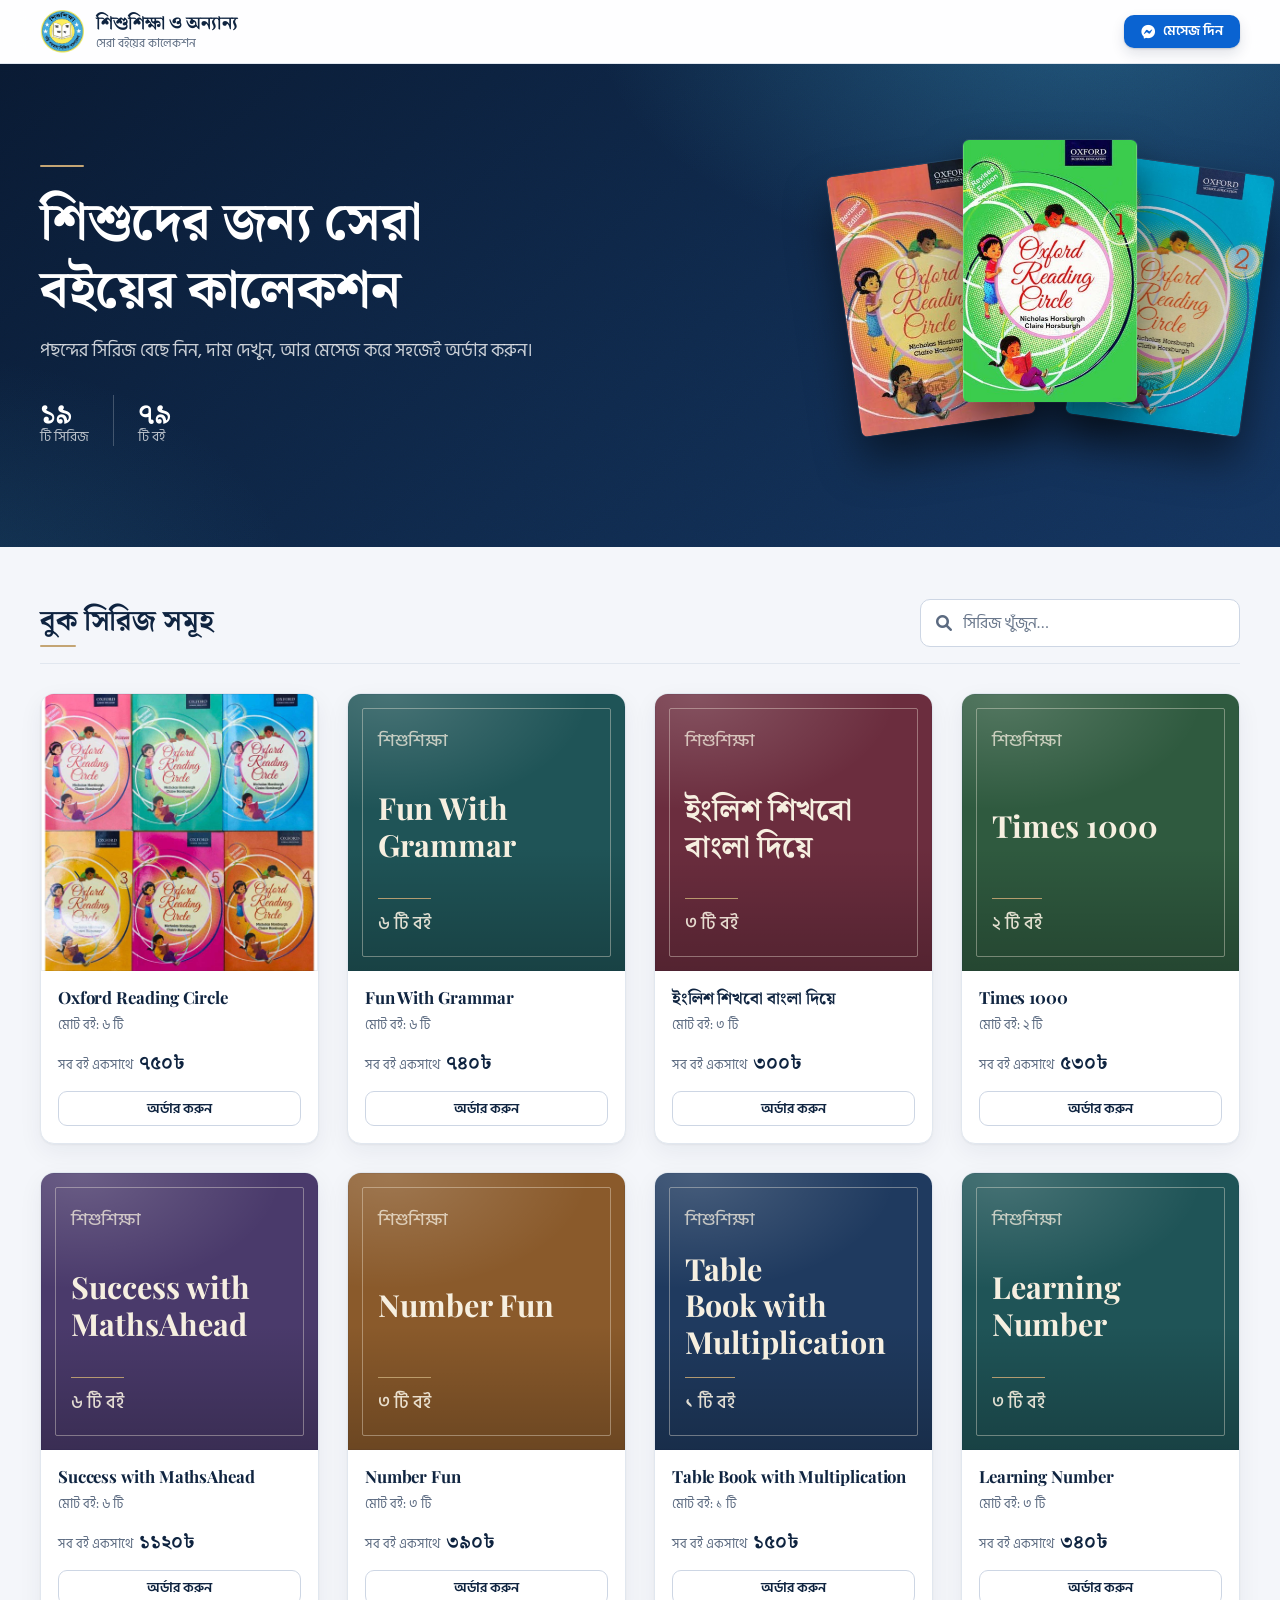
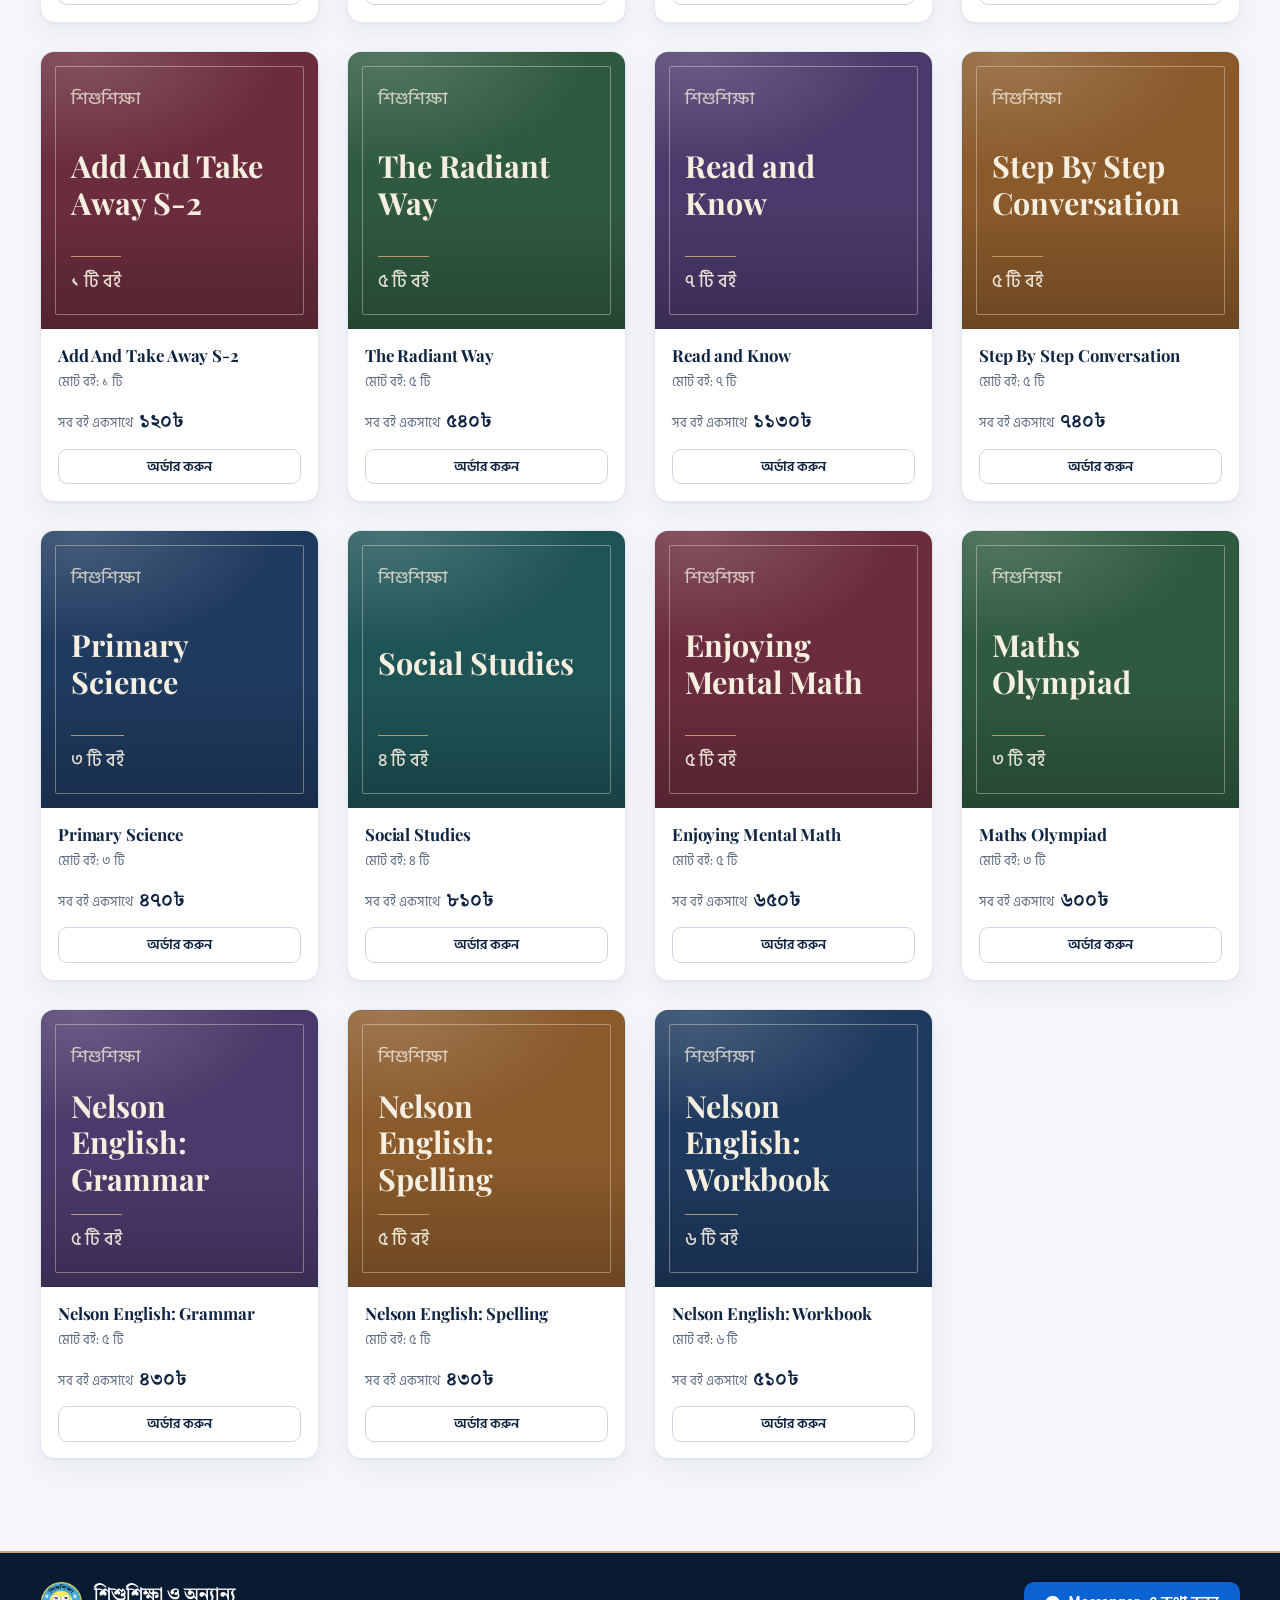
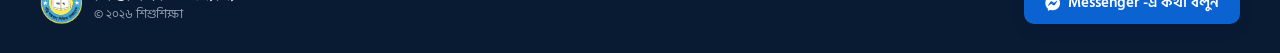
<file: index.html>
<!DOCTYPE html>
<html lang="bn">
<head>
<meta charset="UTF-8">
<meta name="viewport" content="width=device-width, initial-scale=1">
<title>শিশুশিক্ষা ও অন্যান্য — সেরা বইয়ের কালেকশন</title>
<meta name="description" content="শিশুদের পড়াশোনার সেরা বইয়ের কালেকশন। সিরিজ বেছে নিন, দাম দেখুন, মেসেজ করে অর্ডার করুন।">
<meta name="theme-color" content="#4bbbe1">
<link rel="icon" href="lgfu.png">

<link rel="preconnect" href="https://fonts.googleapis.com">
<link rel="preconnect" href="https://fonts.gstatic.com" crossorigin>
<link href="https://fonts.googleapis.com/css2?family=Playfair+Display:wght@600;700&family=Noto+Serif+Bengali:wght@600;700&family=Hind+Siliguri:wght@400;500;600;700&display=swap" rel="stylesheet">
<link href="https://cdnjs.cloudflare.com/ajax/libs/font-awesome/6.0.0/css/all.min.css" rel="stylesheet">
<link rel="stylesheet" href="style.css">
</head>
<body>

<a class="skip" href="#main">মূল অংশে যান</a>

<header class="site-header">
  <div class="wrap bar">
    <a class="brand" href="index.html">
      <img class="brand-logo" src="lgfu.png" alt="" width="46" height="46">
      <span class="brand-text">
        <strong>শিশুশিক্ষা ও অন্যান্য</strong>
        <small>সেরা বইয়ের কালেকশন</small>
      </span>
    </a>
    <a class="btn btn-messenger btn-sm" href="https://m.me/shishushikkha1" target="_blank" rel="noopener" aria-label="Messenger -এ মেসেজ দিন">
      <i class="fab fa-facebook-messenger" aria-hidden="true"></i><span>মেসেজ দিন</span>
    </a>
  </div>
</header>

<main id="main">
  <section class="hero">
    <div class="wrap hero-inner">
      <div class="hero-copy">
        <span class="rule" aria-hidden="true"></span>
        <h1>শিশুদের জন্য সেরা বইয়ের কালেকশন</h1>
        <p class="lead">পছন্দের সিরিজ বেছে নিন, দাম দেখুন, আর মেসেজ করে সহজেই অর্ডার করুন।</p>
        <div class="stats" id="stats"></div>
      </div>
      <div class="fan" id="fan" aria-hidden="true"></div>
    </div>
  </section>

  <section class="wrap section" aria-labelledby="series-heading">
    <div class="section-head">
      <h2 id="series-heading">বুক সিরিজ সমূহ</h2>
      <label class="search">
        <i class="fas fa-search" aria-hidden="true"></i>
        <span class="sr">সিরিজ খুঁজুন</span>
        <input id="search" type="search" placeholder="সিরিজ খুঁজুন…" autocomplete="off">
      </label>
    </div>
    <p id="result-count" class="sr" aria-live="polite"></p>
    <div class="grid" id="series-grid"></div>
    <p id="empty" class="empty" hidden>এই নামে কোনো সিরিজ পাওয়া যায়নি। অন্য নামে খুঁজে দেখুন।</p>
  </section>
</main>

<footer class="site-footer">
  <div class="wrap foot">
    <a class="brand" href="index.html">
      <img class="brand-logo" src="lgfu.png" alt="" width="42" height="42">
      <span class="brand-text"><strong>শিশুশিক্ষা ও অন্যান্য</strong><small id="year"></small></span>
    </a>
    <a class="btn btn-messenger" href="https://m.me/shishushikkha1" target="_blank" rel="noopener">
      <i class="fab fa-facebook-messenger" aria-hidden="true"></i> Messenger -এ কথা বলুন
    </a>
  </div>
</footer>

<script src="data.js"></script>
<script src="app.js"></script>
<script>
  const grid = document.getElementById('series-grid');

  const cards = seriesData.map((series, i) => {
    const total = toBengaliNum(seriesTotal(series));
    const count = toBengaliNum(series.books.length);
    const cover = () => coverMarkup('series', {
      img: seriesRealCover(series),
      title: series.title,
      sub: `${count} টি বই`,
      color: COVER_COLORS[i % COVER_COLORS.length]
    });

    const card = document.createElement('article');
    card.className = 'card';
    card.style.setProperty('--i', i);
    card.dataset.name = series.title.toLowerCase();
    card.innerHTML = `
      <a class="card-link" href="series.html?id=${encodeURIComponent(series.id)}">
        ${cover()}
        <div class="card-body">
          <h3>${esc(series.title)}</h3>
          <p class="meta">মোট বই: ${count} টি</p>
          <p class="price-line">সব বই একসাথে <b>${total}৳</b></p>
        </div>
      </a>
      <div class="card-actions">
        <button class="btn btn-order" type="button">অর্ডার করুন</button>
      </div>`;

    card.querySelector('.btn-order').addEventListener('click', () => {
      openOrder({
        kicker: 'সিরিজ',
        title: series.title,
        priceText: `সব বই একসাথে: ${total}৳`,
        cover: cover(),
        message: `আমি "${series.title}" সিরিজটি কিনতে চাই।`
      });
    });

    grid.appendChild(card);
    return card;
  });

  // Hero numbers
  const bookTotal = seriesData.reduce((n, s) => n + s.books.length, 0);
  document.getElementById('stats').innerHTML = `
    <div class="stat"><b>${toBengaliNum(seriesData.length)}</b><span>টি সিরিজ</span></div>
    <div class="stat"><b>${toBengaliNum(bookTotal)}</b><span>টি বই</span></div>`;

  // Hero: fan of real book covers (first three books that have their own picture)
  const fanCovers = seriesData.flatMap((s) => s.books).map(bookRealCover).filter(Boolean).slice(0, 3);
  document.getElementById('fan').innerHTML = fanCovers.length
    ? fanCovers.map((src, k) => `<img src="${esc(src)}" alt="" style="--k:${k}" loading="eager" decoding="async">`).join('')
    : '<img class="fan-logo" src="lgfu.png" alt="">';

  // Search
  const input = document.getElementById('search');
  const empty = document.getElementById('empty');
  const counter = document.getElementById('result-count');

  input.addEventListener('input', () => {
    const q = input.value.trim().toLowerCase();
    let shown = 0;
    cards.forEach((card) => {
      const match = !q || card.dataset.name.includes(q);
      card.hidden = !match;
      if (match) shown++;
    });
    empty.hidden = shown > 0;
    counter.textContent = q ? `${toBengaliNum(shown)} টি সিরিজ পাওয়া গেছে` : '';
  });

  document.getElementById('year').textContent = `© ${toBengaliNum(new Date().getFullYear())} শিশুশিক্ষা`;
</script>
</body>
</html>
</file>
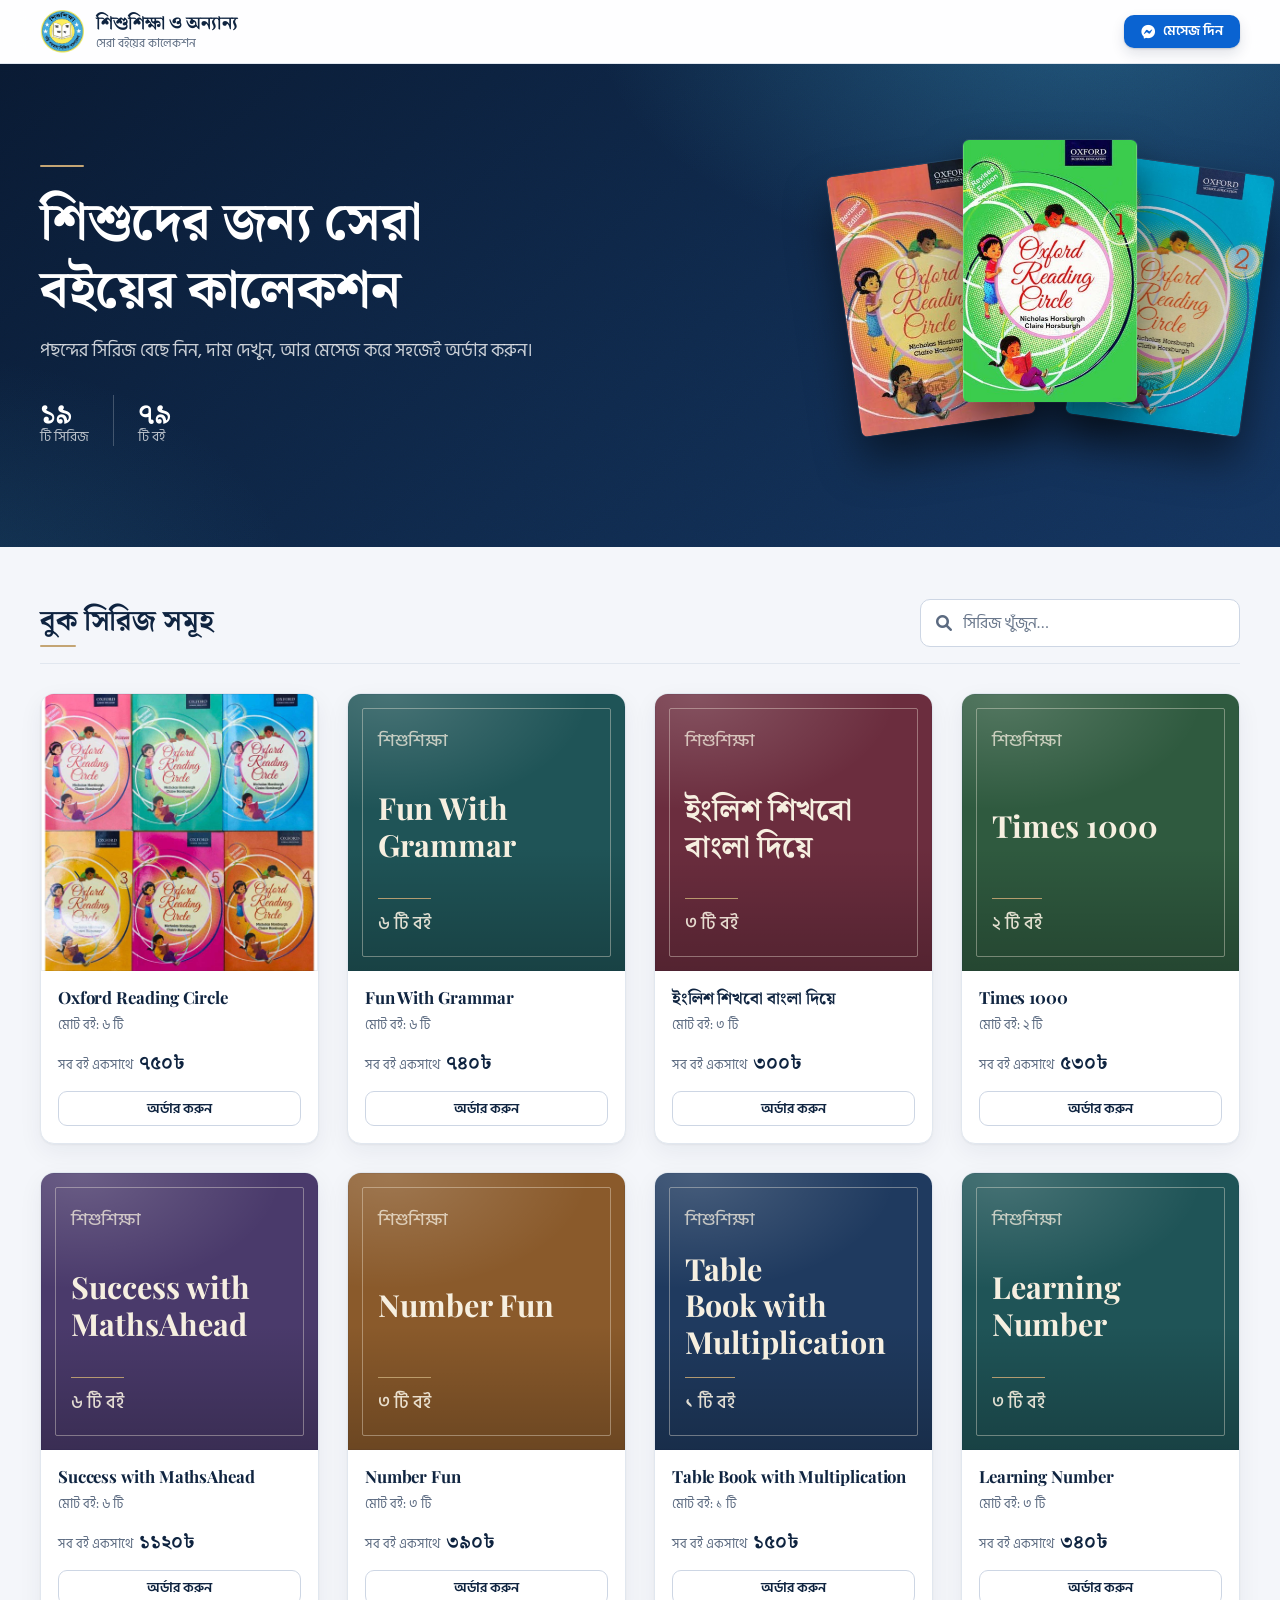
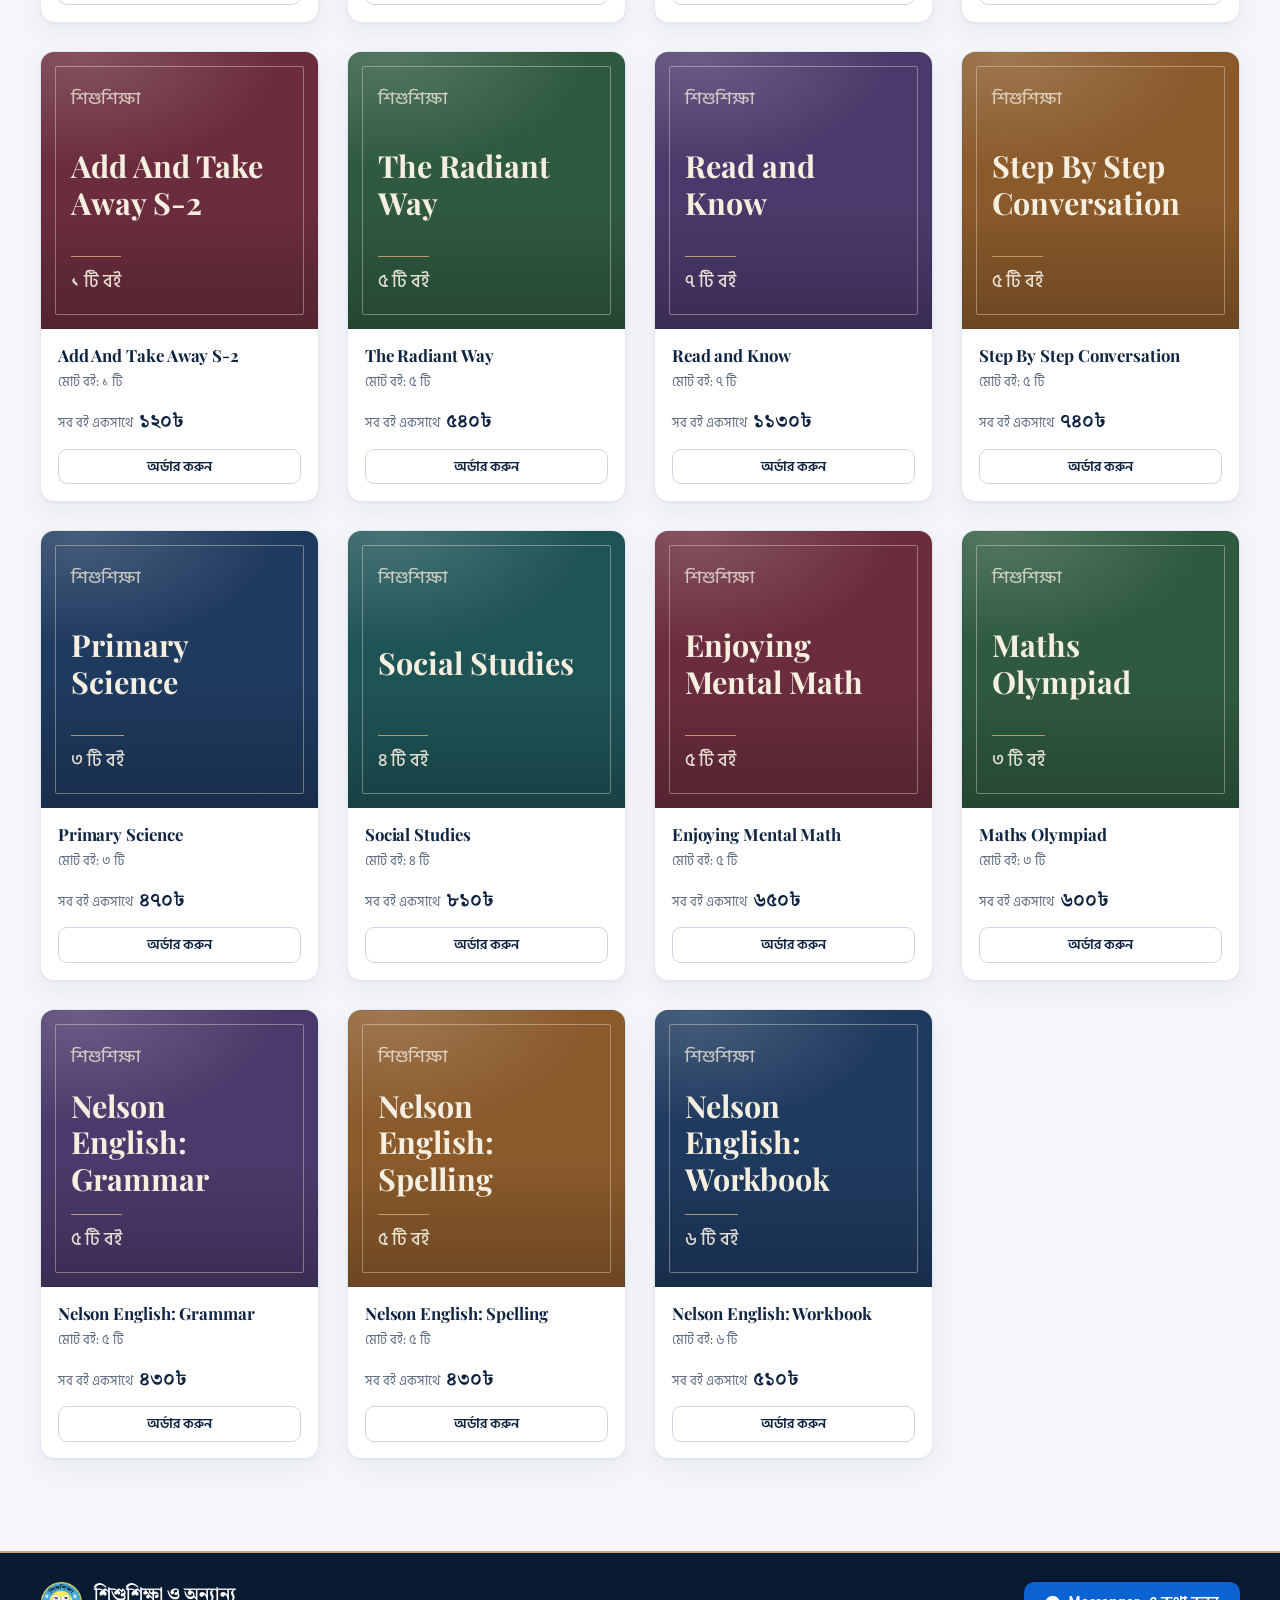
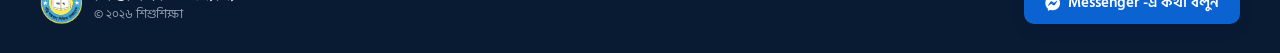
<file: series.html>
<!DOCTYPE html>
<html lang="bn">
<head>
<meta charset="UTF-8">
<meta name="viewport" content="width=device-width, initial-scale=1">
<title>বুক সিরিজ — শিশুশিক্ষা</title>
<meta name="theme-color" content="#4bbbe1">
<link rel="icon" href="lgfu.png">

<link rel="preconnect" href="https://fonts.googleapis.com">
<link rel="preconnect" href="https://fonts.gstatic.com" crossorigin>
<link href="https://fonts.googleapis.com/css2?family=Playfair+Display:wght@600;700&family=Noto+Serif+Bengali:wght@600;700&family=Hind+Siliguri:wght@400;500;600;700&display=swap" rel="stylesheet">
<link href="https://cdnjs.cloudflare.com/ajax/libs/font-awesome/6.0.0/css/all.min.css" rel="stylesheet">
<link rel="stylesheet" href="style.css">
</head>
<body>

<a class="skip" href="#main">মূল অংশে যান</a>

<header class="site-header">
  <div class="wrap bar">
    <a class="brand" href="index.html">
      <img class="brand-logo" src="lgfu.png" alt="" width="46" height="46">
      <span class="brand-text">
        <strong>শিশুশিক্ষা ও অন্যান্য</strong>
        <small>সেরা বইয়ের কালেকশন</small>
      </span>
    </a>
    <a class="btn btn-messenger btn-sm" href="https://m.me/shishushikkha1" target="_blank" rel="noopener" aria-label="Messenger -এ মেসেজ দিন">
      <i class="fab fa-facebook-messenger" aria-hidden="true"></i><span>মেসেজ দিন</span>
    </a>
  </div>
</header>

<main id="main">
  <section class="hero hero-sm">
    <div class="wrap page-head">
      <a href="index.html" class="back"><i class="fas fa-arrow-left" aria-hidden="true"></i> সকল সিরিজে ফিরে যান</a>
      <span class="rule" aria-hidden="true"></span>
      <h1 id="series-title">&nbsp;</h1>
      <div class="stats" id="series-stats">
        <button class="btn btn-light btn-sm" id="order-series" type="button" hidden>পুরো সিরিজ অর্ডার করুন</button>
      </div>
    </div>
  </section>

  <section class="wrap section" aria-label="বইয়ের তালিকা">
    <div class="grid" id="books-grid"></div>
  </section>
</main>

<footer class="site-footer">
  <div class="wrap foot">
    <a class="brand" href="index.html">
      <img class="brand-logo" src="lgfu.png" alt="" width="42" height="42">
      <span class="brand-text"><strong>শিশুশিক্ষা ও অন্যান্য</strong><small id="year"></small></span>
    </a>
    <a class="btn btn-messenger" href="https://m.me/shishushikkha1" target="_blank" rel="noopener">
      <i class="fab fa-facebook-messenger" aria-hidden="true"></i> Messenger -এ কথা বলুন
    </a>
  </div>
</footer>

<script src="data.js"></script>
<script src="app.js"></script>
<script>
  // series.html?id=oxford
  const seriesId = new URLSearchParams(window.location.search).get('id');
  const series = seriesData.find((s) => s.id === seriesId);

  if (!series) {
    window.location.replace('index.html');
  } else {
    const seriesIndex = seriesData.indexOf(series);
    const total = toBengaliNum(seriesTotal(series));
    const count = toBengaliNum(series.books.length);

    document.title = `${series.title} — শিশুশিক্ষা`;
    document.getElementById('series-title').textContent = series.title;

    // Meta chips + "order whole series"
    const stats = document.getElementById('series-stats');
    stats.insertAdjacentHTML('afterbegin', `
      <div class="stat"><b>${count}</b><span>টি বই</span></div>
      <div class="stat"><b>${total}৳</b><span>সব বই একসাথে</span></div>`);

    const orderSeries = document.getElementById('order-series');
    orderSeries.hidden = false;
    orderSeries.addEventListener('click', () => {
      openOrder({
        kicker: 'সম্পূর্ণ সিরিজ',
        title: series.title,
        priceText: `সব বই একসাথে: ${total}৳`,
        cover: coverMarkup('series', {
          img: seriesRealCover(series),
          title: series.title,
          sub: `${count} টি বই`,
          color: COVER_COLORS[seriesIndex % COVER_COLORS.length]
        }),
        message: `আমি "${series.title}" সিরিজের সব বই কিনতে চাই।`
      });
    });

    // Books
    const grid = document.getElementById('books-grid');
    series.books.forEach((book, i) => {
      const cover = () => coverMarkup('book', {
        img: bookRealCover(book),
        title: book.title,
        sub: series.title,
        color: COVER_COLORS[(seriesIndex + i) % COVER_COLORS.length]
      });

      const card = document.createElement('article');
      card.className = 'card';
      card.style.setProperty('--i', i);
      card.innerHTML = `
        <button class="card-link" type="button" aria-label="${esc(book.title)} — ভিতরের পেজ ও অর্ডার">
          ${cover()}
          <div class="card-body">
            <h3>${esc(book.title)}</h3>
            <p class="price">${book.price}৳</p>
            <span class="fake-btn">ভিতরের পেজ ও অর্ডার</span>
          </div>
        </button>`;

      card.querySelector('.card-link').addEventListener('click', () => {
        openOrder({
          kicker: series.title,
          title: book.title,
          priceText: `মূল্য: ${book.price}৳`,
          cover: cover(),
          pages: book.pages || [],
          message: `আমি "${series.title} - ${book.title}" বইটি কিনতে চাই।`
        });
      });

      grid.appendChild(card);
    });

    document.getElementById('year').textContent = `© ${toBengaliNum(new Date().getFullYear())} শিশুশিক্ষা`;
  }
</script>
</body>
</html>
</file>
<file: style.css>
/* ==========================================================================
   শিশুশিক্ষা — storefront styles
   Editorial bookshop look: deep navy, a quiet champagne hairline accent,
   serif headings, hardcover-style generated covers.
   ========================================================================== */

:root {
  --navy: #0f2440;
  --navy-2: #1a3a64;
  --sky: #4bbbe1;
  --sky-deep: #17789c;
  --champagne: #c4a574;
  --tint: #eef4f9;
  --bg: #f4f6fa;
  --card: #ffffff;
  --line: #e1e7ef;
  --line-strong: #cdd6e4;
  --text: #101e33;
  --muted: #5b6a80;
  --ivory: #f6efe0;
  --wa: #11803f;
  --msg: #0a63d1;

  --radius: 14px;
  --sh-1: 0 1px 2px rgba(15, 36, 64, 0.05), 0 8px 24px rgba(15, 36, 64, 0.06);
  --sh-2: 0 2px 6px rgba(15, 36, 64, 0.08), 0 22px 44px rgba(15, 36, 64, 0.16);

  --font-body: "Hind Siliguri", "Noto Sans Bengali", "Kalpurush", system-ui, sans-serif;
  --font-display: "Playfair Display", "Noto Serif Bengali", Georgia, "Times New Roman", serif;
}

*, *::before, *::after { box-sizing: border-box; }

html { -webkit-text-size-adjust: 100%; scroll-behavior: smooth; }

body {
  margin: 0;
  font-family: var(--font-body);
  font-size: 1rem;
  line-height: 1.65;
  color: var(--text);
  background: var(--bg);
  min-height: 100vh;
  display: flex;
  flex-direction: column;
}
body:has(dialog[open]) { overflow: hidden; }

main { flex: 1; }

img { max-width: 100%; display: block; }
a { color: inherit; }
h1, h2, h3 { font-family: var(--font-display); line-height: 1.3; margin: 0; letter-spacing: -0.005em; }

.wrap { width: min(100% - 2rem, 1200px); margin-inline: auto; }

.sr {
  position: absolute; width: 1px; height: 1px; padding: 0; margin: -1px;
  overflow: hidden; clip: rect(0 0 0 0); white-space: nowrap; border: 0;
}

.skip {
  position: absolute; left: 1rem; top: -4rem; z-index: 100;
  background: var(--navy); color: #fff; border-radius: 10px;
  padding: 0.45rem 1rem; font-weight: 600; text-decoration: none;
}
.skip:focus { top: 0.75rem; }

:focus-visible { outline: 2px solid var(--sky-deep); outline-offset: 3px; }

/* ---------- Buttons ------------------------------------------------------- */
.btn {
  display: inline-flex; align-items: center; justify-content: center; gap: 0.5rem;
  padding: 0.72rem 1.3rem;
  font: 600 0.95rem/1.2 var(--font-body);
  color: #fff; text-decoration: none;
  border: 0; border-radius: 10px;
  box-shadow: 0 1px 2px rgba(15, 36, 64, 0.18), 0 6px 14px rgba(15, 36, 64, 0.12);
  cursor: pointer;
  transition: transform 0.18s ease, box-shadow 0.18s ease, background-color 0.18s ease, color 0.18s ease;
}
.btn:hover { transform: translateY(-1px); box-shadow: 0 2px 4px rgba(15, 36, 64, 0.2), 0 12px 24px rgba(15, 36, 64, 0.18); }
.btn:active { transform: none; }
.btn-whatsapp { background: var(--wa); }
.btn-messenger { background: var(--msg); }
.btn-primary { background: var(--navy); }
.btn-primary:hover { background: var(--navy-2); }
.btn-light { background: #fff; color: var(--navy); box-shadow: 0 6px 18px rgba(0, 0, 0, 0.25); }
.btn-light:hover { background: var(--tint); }
.btn-sm { padding: 0.5rem 1.05rem; font-size: 0.88rem; }

/* ---------- Header -------------------------------------------------------- */
.site-header {
  position: sticky; top: 0; z-index: 30;
  background: rgba(255, 255, 255, 0.88);
  backdrop-filter: blur(12px) saturate(1.4);
  border-bottom: 1px solid var(--line);
}
.bar { display: flex; align-items: center; justify-content: space-between; gap: 1rem; padding-block: 0.6rem; }
.brand { display: flex; align-items: center; gap: 0.75rem; text-decoration: none; min-width: 0; }
.brand-logo { width: 44px; height: 44px; object-fit: cover; object-position: top; flex-shrink: 0; }
.brand-text { display: flex; flex-direction: column; min-width: 0; }
.brand-text strong { font: 700 1.15rem/1.25 var(--font-display); color: var(--navy); }
.brand-text small { font-size: 0.78rem; color: var(--muted); }

/* ---------- Hero ---------------------------------------------------------- */
.hero {
  position: relative; overflow: hidden; color: #fff;
  background:
    radial-gradient(800px 420px at 85% -10%, rgba(75, 187, 225, 0.30), transparent 62%),
    radial-gradient(600px 400px at -5% 110%, rgba(75, 187, 225, 0.12), transparent 60%),
    linear-gradient(140deg, #091a33 0%, #0f2a4d 55%, #143560 100%);
}
.hero::before { /* fine paper grain */
  content: ""; position: absolute; inset: 0; pointer-events: none; opacity: 0.07; mix-blend-mode: overlay;
  background-image: url("data:image/svg+xml,%3Csvg xmlns='http://www.w3.org/2000/svg' width='160' height='160'%3E%3Cfilter id='n'%3E%3CfeTurbulence type='fractalNoise' baseFrequency='.9' numOctaves='2' stitchTiles='stitch'/%3E%3C/filter%3E%3Crect width='100%25' height='100%25' filter='url(%23n)'/%3E%3C/svg%3E");
}

.hero-inner {
  position: relative; z-index: 1;
  display: flex; align-items: center; justify-content: space-between; gap: 2.5rem;
  padding-block: clamp(2.5rem, 7vw, 4.75rem);
}
.rule { display: block; width: 44px; height: 2px; margin-bottom: 1.1rem; background: var(--champagne); border-radius: 2px; }
.hero h1 { font-size: clamp(2rem, 5.2vw, 3.3rem); font-weight: 700; line-height: 1.28; max-width: 17ch; text-wrap: balance; }
.lead { margin: 1rem 0 0; max-width: 33rem; font-size: clamp(1rem, 2.3vw, 1.12rem); color: rgba(255, 255, 255, 0.78); }

.stats { display: flex; flex-wrap: wrap; align-items: center; gap: 1.1rem 0; margin-top: 1.9rem; }
.stat { display: flex; flex-direction: column; padding-inline: 1.5rem; border-left: 1px solid rgba(255, 255, 255, 0.22); line-height: 1.25; }
.stat:first-child { padding-left: 0; border-left: 0; }
.stat b { font: 700 1.75rem/1.2 var(--font-display); }
.stat span { font-size: 0.85rem; color: rgba(255, 255, 255, 0.7); }
.stats .btn { margin-left: 1.5rem; }

/* fan of real covers */
.fan { position: relative; flex-shrink: 0; width: min(38vw, 380px); aspect-ratio: 1.15; }
.fan img {
  position: absolute; top: 4%; left: 27%; width: 46%; aspect-ratio: 2 / 3; object-fit: cover;
  border-radius: 6px; box-shadow: 0 24px 44px rgba(0, 0, 0, 0.5), 0 0 0 1px rgba(255, 255, 255, 0.08);
  transform: translateX(calc((var(--k) - 1) * 58%)) translateY(calc(var(--k) * 0%)) rotate(calc((var(--k) - 1) * 8deg));
  transform-origin: 50% 100%;
  z-index: 2;
}
.fan img[style*="--k:1"] { z-index: 3; top: 0; }
.fan img[style*="--k:0"], .fan img[style*="--k:2"] { top: 7%; }
.fan .fan-logo { position: static; width: 70%; margin: auto; aspect-ratio: 1; object-position: top; transform: none; border-radius: 0; box-shadow: none; filter: drop-shadow(0 14px 28px rgba(0, 0, 0, 0.4)); }

.hero-sm .page-head { padding-block: clamp(1.5rem, 4vw, 2.5rem) clamp(1.75rem, 4.5vw, 3rem); }
.hero-sm h1 { font-size: clamp(1.9rem, 5vw, 2.9rem); max-width: none; }
.hero-sm .stats { margin-top: 1.4rem; }
.back {
  display: inline-flex; align-items: center; gap: 0.5rem; margin-bottom: 1.4rem;
  padding: 0.3rem 0.95rem; font-size: 0.9rem; font-weight: 500; text-decoration: none;
  color: rgba(255, 255, 255, 0.9); border: 1px solid rgba(255, 255, 255, 0.28); border-radius: 999px;
  transition: background-color 0.15s ease;
}
.back:hover { background: rgba(255, 255, 255, 0.12); }

/* ---------- Sections ------------------------------------------------------ */
.section { padding-block: clamp(2rem, 4.5vw, 3.25rem); }
.section-head {
  display: flex; flex-wrap: wrap; align-items: flex-end; justify-content: space-between;
  gap: 0.75rem 1.5rem; margin-bottom: 1.8rem; padding-bottom: 1rem; border-bottom: 1px solid var(--line);
}
.section-head h2 { font-size: clamp(1.4rem, 3.4vw, 1.8rem); font-weight: 700; color: var(--navy); }
.section-head h2::after {
  content: ""; display: block; width: 36px; height: 2px; margin-top: 8px;
  background: var(--champagne); border-radius: 2px;
}

.search { position: relative; display: flex; align-items: center; width: min(100%, 320px); }
.search i { position: absolute; left: 1rem; color: var(--muted); pointer-events: none; }
.search input {
  width: 100%; padding: 0.65rem 1rem 0.65rem 2.6rem;
  font: 400 1rem var(--font-body); color: var(--text);
  background: var(--card); border: 1px solid var(--line-strong); border-radius: 10px;
}
.search input::placeholder { color: var(--muted); opacity: 0.9; }
.search input:focus { outline: 2px solid var(--sky); outline-offset: 1px; border-color: transparent; }

.empty {
  text-align: center; padding: 2.5rem 1rem; font-weight: 500; color: var(--muted);
  background: var(--card); border: 1px dashed var(--line-strong); border-radius: var(--radius);
}

/* ---------- Grid + cards -------------------------------------------------- */
.grid { display: grid; gap: 1.1rem; grid-template-columns: repeat(auto-fill, minmax(150px, 1fr)); }
@media (min-width: 640px)  { .grid { gap: 1.5rem; grid-template-columns: repeat(auto-fill, minmax(190px, 1fr)); } }
@media (min-width: 1000px) { .grid { gap: 1.75rem; grid-template-columns: repeat(auto-fill, minmax(220px, 1fr)); } }

.card {
  display: flex; flex-direction: column;
  background: var(--card);
  border: 1px solid var(--line); border-radius: var(--radius);
  box-shadow: var(--sh-1);
  overflow: hidden;
  animation: rise 0.5s ease-out both;
  animation-delay: calc(min(var(--i, 0), 12) * 35ms);
  transition: transform 0.25s ease, box-shadow 0.25s ease;
}
.card:hover { transform: translateY(-5px); box-shadow: var(--sh-2); }
.card[hidden] { display: none; }

.card-link {
  display: flex; flex-direction: column; flex: 1;
  text-decoration: none; color: inherit;
  /* when the card itself is a <button> */
  background: none; border: 0; padding: 0; font: inherit; text-align: inherit; cursor: pointer; width: 100%;
}
.card-body { display: flex; flex-direction: column; gap: 0.3rem; flex: 1; padding: 1rem 1.05rem 0.9rem; }
.card h3 { font-size: 1.05rem; font-weight: 700; color: var(--navy); text-wrap: balance; }
.meta { margin: 0; font-size: 0.84rem; color: var(--muted); }
.price-line { margin: auto 0 0; padding-top: 0.6rem; font-size: 0.84rem; color: var(--muted); }
.price-line b { margin-left: 0.2rem; font: 700 1.2rem/1.2 var(--font-display); color: var(--navy); }
.price { margin: auto 0 0; padding-top: 0.5rem; font: 700 1.2rem/1.2 var(--font-display); color: var(--navy); }

.card-actions { padding: 0 1.05rem 1.05rem; }

/* quiet outlined button used on cards */
.btn-order, .fake-btn {
  display: block; width: 100%; text-align: center;
  background: transparent; color: var(--navy);
  border: 1px solid var(--line-strong); border-radius: 9px; box-shadow: none;
  padding: 0.5rem 0.75rem; font-size: 0.9rem; font-weight: 600;
  transition: background-color 0.18s ease, color 0.18s ease, border-color 0.18s ease;
}
.btn-order:hover, .card-link:hover .fake-btn { background: var(--navy); color: #fff; border-color: var(--navy); transform: none; box-shadow: none; }
.fake-btn { margin-top: 0.7rem; }

/* ---------- Covers -------------------------------------------------------- */
.cover {
  position: relative; overflow: hidden;
  container-type: inline-size;
  background: var(--tint);
}
.cover.is-series { aspect-ratio: 1 / 1; }
.cover.is-book   { aspect-ratio: 2 / 3; }
.cover img { position: absolute; inset: 0; width: 100%; height: 100%; object-fit: cover; }
.cover::after { /* faint inner edge so pale photos keep a clean border */
  content: ""; position: absolute; inset: 0; pointer-events: none; box-shadow: inset 0 0 0 1px rgba(15, 36, 64, 0.08);
}

/* generated cover: hardcover look, used when there is no unique picture */
.gen {
  position: absolute; inset: 0; isolation: isolate;
  display: flex; flex-direction: column; justify-content: space-between; gap: 0.5rem;
  padding: 12cqi 11cqi; color: var(--ivory);
  background:
    radial-gradient(120% 70% at 15% 0%, rgba(255, 255, 255, 0.18), transparent 60%),
    linear-gradient(180deg, transparent 55%, rgba(0, 0, 0, 0.22)),
    var(--c);
}
.gen::before { /* thin gilt frame */
  content: ""; position: absolute; inset: 5cqi; z-index: -1;
  border: 1px solid rgba(246, 239, 224, 0.38); border-radius: 2px;
}
.gen-brand { font-size: 0.7rem; font-size: max(0.7rem, 6.2cqi); font-weight: 500; opacity: 0.75; }
.gen-title {
  font-family: var(--font-display); font-weight: 700; line-height: 1.2;
  font-size: 1.05rem; font-size: clamp(1rem, 11cqi, 2rem);
  text-wrap: balance; overflow-wrap: anywhere;
}
.gen-sub {
  align-self: flex-start; padding-top: 3.5cqi; border-top: 1px solid var(--champagne);
  font-size: 0.74rem; font-size: max(0.74rem, 6.4cqi); font-weight: 500; opacity: 0.9;
}
.is-book .gen { box-shadow: inset 8px 0 0 rgba(0, 0, 0, 0.22), inset 10px 0 0 rgba(255, 255, 255, 0.12); padding-left: 14cqi; }

/* ---------- Dialog -------------------------------------------------------- */
dialog {
  width: min(92vw, 680px); max-height: 90dvh; overflow: auto;
  padding: 0; margin: auto;
  color: var(--text); background: var(--card);
  border: 1px solid var(--line); border-radius: 20px;
  box-shadow: 0 30px 90px rgba(6, 16, 36, 0.4);
}
dialog[open] { animation: pop 0.24s ease-out; }
dialog::backdrop { background: rgba(8, 20, 40, 0.6); backdrop-filter: blur(5px); }

.dlg-close {
  position: absolute; top: 0.8rem; right: 0.8rem; z-index: 2;
  width: 38px; height: 38px; display: grid; place-items: center;
  font-size: 1.5rem; line-height: 1; color: var(--navy);
  background: var(--card); border: 1px solid var(--line-strong); border-radius: 50%; cursor: pointer;
}
.dlg-close:hover { background: var(--tint); }

.dlg-body {
  display: grid; grid-template-columns: 112px 1fr; gap: 1.1rem;
  padding: 1.25rem; padding-top: 3.75rem; align-items: start;
}
.dlg-cover { border-radius: 8px; overflow: hidden; box-shadow: var(--sh-2); background: var(--tint); }
.dlg-kicker { margin: 0 0 0.2rem; font-size: 0.85rem; font-weight: 500; color: var(--muted); }
.dlg-info h2 { font-size: clamp(1.25rem, 4.5vw, 1.7rem); font-weight: 700; color: var(--navy); text-wrap: balance; }
.dlg-info h2::after { content: ""; display: block; width: 36px; height: 2px; margin-top: 10px; background: var(--champagne); }
.dlg-price { margin: 0.8rem 0 0; font: 700 1.35rem/1.4 var(--font-display); color: var(--navy); }

.dlg-pages { grid-column: 1 / -1; }
.dlg-pages h3 { font-size: 1rem; font-weight: 700; color: var(--navy); margin-bottom: 0.6rem; }
.pages { display: flex; gap: 0.65rem; overflow-x: auto; padding: 0.15rem 0.15rem 0.6rem; scroll-snap-type: x proximity; }
.page {
  flex: 0 0 108px; aspect-ratio: 3 / 4; scroll-snap-align: start;
  display: grid; place-items: center; overflow: hidden; padding: 0; font: inherit;
  background: var(--bg); border: 1px solid var(--line); border-radius: 8px;
  color: var(--muted); font-size: 0.82rem; font-weight: 500;
}
.page img { width: 100%; height: 100%; object-fit: cover; }
button.page { cursor: zoom-in; box-shadow: var(--sh-1); transition: transform 0.18s ease, box-shadow 0.18s ease; }
button.page:hover { transform: translateY(-3px); box-shadow: var(--sh-2); }
.page.is-empty { border-style: dashed; border-color: var(--line-strong); }
.pages-note { margin: 0.2rem 0 0; font-size: 0.82rem; color: var(--muted); }

.dlg-actions { grid-column: 1 / -1; display: grid; gap: 0.7rem; }
.dlg-hint { margin: 0.25rem 0 0; font-weight: 500; text-align: center; color: var(--muted); }

@media (min-width: 600px) {
  .dlg-body { grid-template-columns: 200px 1fr; gap: 1.5rem; padding: 2rem; }
  .dlg-info { padding-right: 2.5rem; padding-top: 0.25rem; }
  .page { flex-basis: 118px; }
  .dlg-actions { grid-template-columns: 1fr 1fr; }
  .dlg-hint { grid-column: 1 / -1; }
}

/* phones: dialog becomes a bottom sheet */
@media (max-width: 599px) {
  dialog {
    width: 100%; max-width: 100%; margin: auto 0 0;
    border-width: 1px 0 0; border-radius: 22px 22px 0 0; box-shadow: none;
    animation-name: sheet;
  }
}

/* ---------- Full-screen page viewer --------------------------------------- */
dialog.lightbox {
  width: 100vw; max-width: none; height: 100dvh; max-height: none; margin: 0;
  border: 0; border-radius: 0; box-shadow: none; overflow: hidden;
  background: rgba(6, 14, 30, 0.97); color: #fff;
}
dialog.lightbox[open] { display: flex; align-items: center; justify-content: center; animation-name: fade; }
dialog.lightbox::backdrop { background: transparent; }
.lb-stage { display: grid; place-items: center; width: 100%; height: 100%; padding: 3.5rem 4rem; }
.lb-img {
  max-width: 100%; max-height: 100%; object-fit: contain;
  border-radius: 6px; box-shadow: 0 20px 60px rgba(0, 0, 0, 0.55); background: #fff;
}
.lb-btn {
  position: absolute; z-index: 2; width: 46px; height: 46px;
  display: grid; place-items: center; padding: 0;
  font-size: 2rem; line-height: 1; color: #fff;
  background: rgba(255, 255, 255, 0.1); border: 1px solid rgba(255, 255, 255, 0.25);
  border-radius: 50%; cursor: pointer; transition: background-color 0.15s ease;
}
.lb-btn:hover { background: rgba(255, 255, 255, 0.22); }
.lb-btn[hidden] { display: none; }
.lb-close { top: 0.9rem; right: 0.9rem; }
.lb-prev { left: 0.9rem; top: 50%; translate: 0 -50%; }
.lb-next { right: 0.9rem; top: 50%; translate: 0 -50%; }
.lb-count {
  position: absolute; bottom: 0.9rem; left: 0; right: 0; margin: 0;
  text-align: center; font-size: 0.9rem; color: rgba(255, 255, 255, 0.8);
}
dialog.lightbox :focus-visible { outline-color: #fff; }

/* ---------- Footer -------------------------------------------------------- */
.site-footer { margin-top: 2.5rem; background: #091a33; color: #dfe7f2; border-top: 2px solid var(--champagne); }
.site-footer .brand-text strong { color: #fff; }
.foot { display: flex; flex-wrap: wrap; align-items: center; justify-content: space-between; gap: 1rem; padding-block: 1.75rem; }
.foot .brand-logo { width: 42px; height: 42px; }
.foot small { color: rgba(223, 231, 242, 0.65); }

/* ---------- Motion -------------------------------------------------------- */
@keyframes rise  { from { opacity: 0; transform: translateY(14px); } to { opacity: 1; transform: none; } }
@keyframes pop   { from { opacity: 0; transform: scale(0.97) translateY(8px); } to { opacity: 1; transform: none; } }
@keyframes sheet { from { transform: translateY(100%); } to { transform: none; } }
@keyframes fade  { from { opacity: 0; } to { opacity: 1; } }

@media (prefers-reduced-motion: reduce) {
  *, *::before, *::after { animation: none !important; transition: none !important; scroll-behavior: auto !important; }
}

/* ---------- Small screens ------------------------------------------------- */
@media (max-width: 799px) {
  .fan { display: none; }
}
@media (max-width: 599px) {
  .brand-text strong { font-size: 1.02rem; }
  .brand-text small { display: none; }
  .card h3 { font-size: 0.98rem; }
  .stat { padding-inline: 1.1rem; }
  .stats .btn { margin-left: 0; margin-top: 0.4rem; width: 100%; }
  .lb-stage { padding: 4rem 0.75rem 3.25rem; }
  .lb-prev, .lb-next { top: auto; bottom: 0.6rem; translate: none; width: 42px; height: 42px; }
  .lb-prev { left: 0.9rem; }
  .lb-next { right: 0.9rem; }
}
</file>
